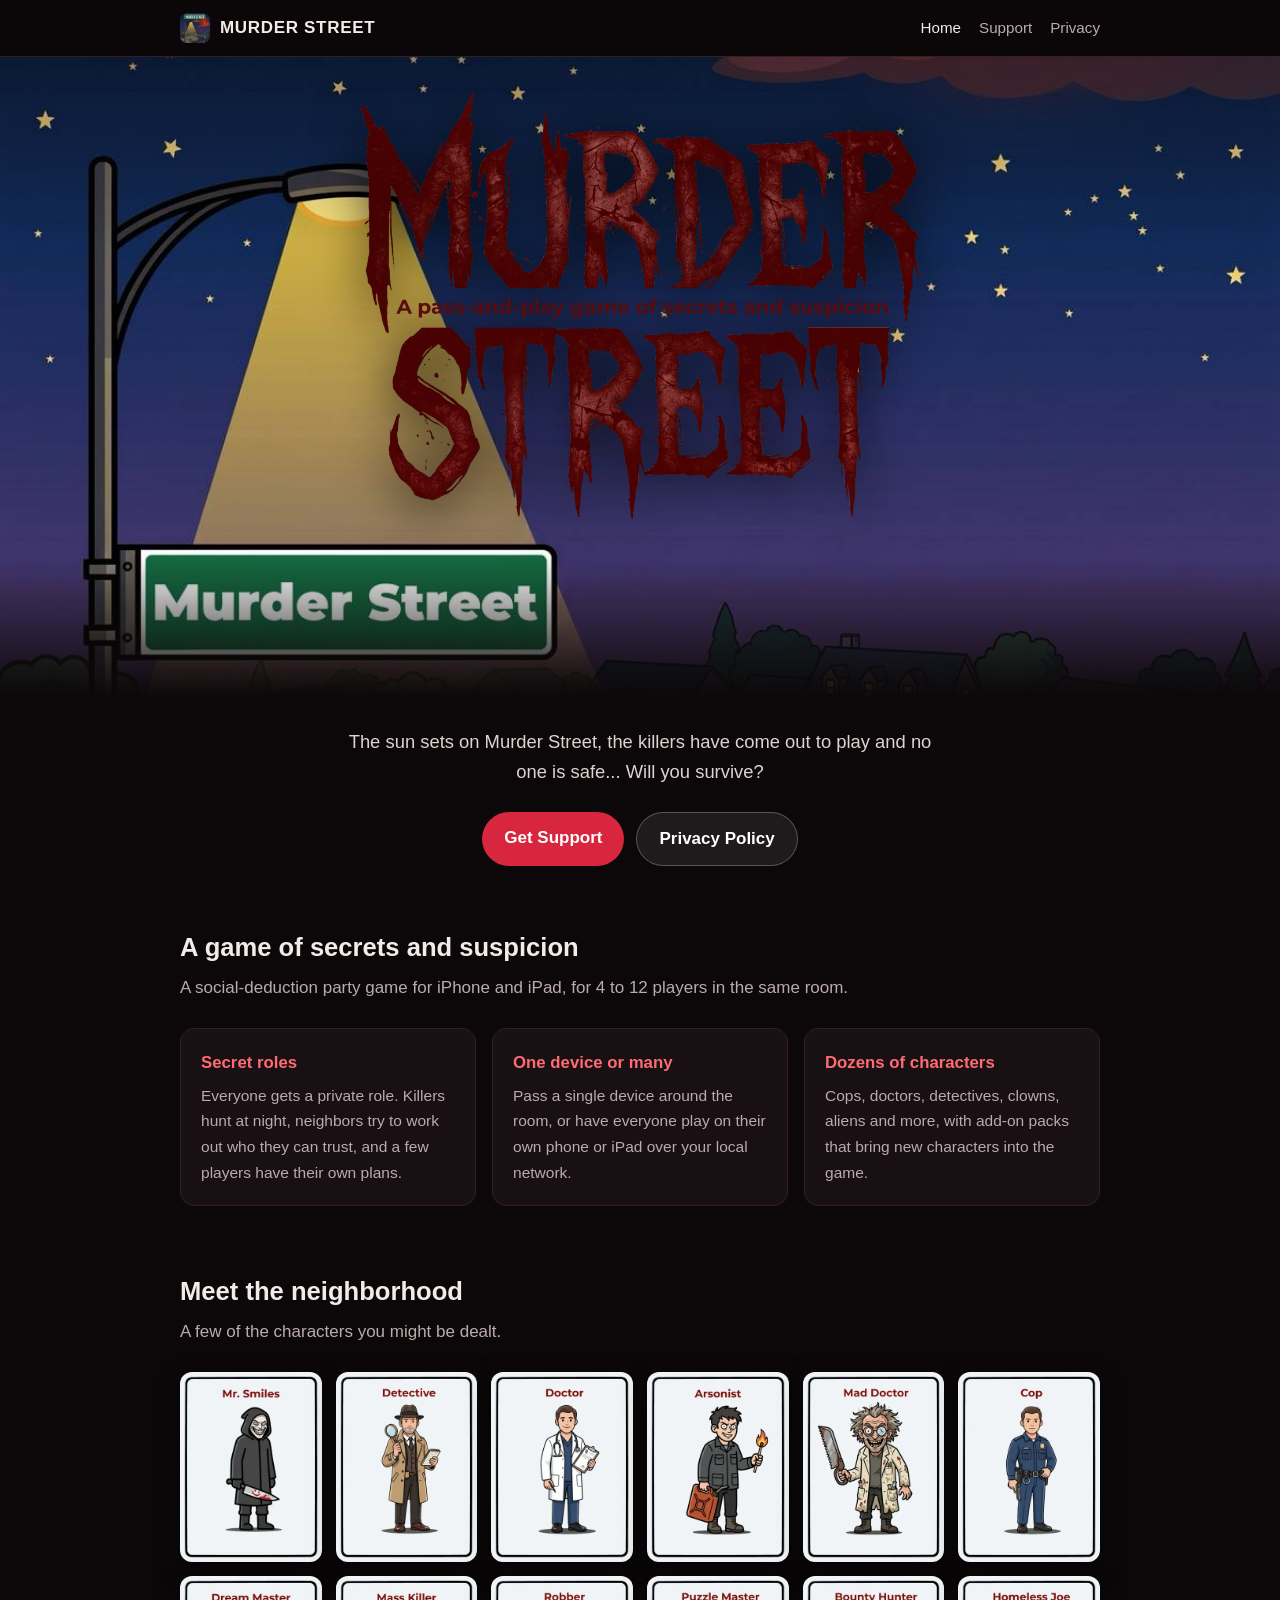
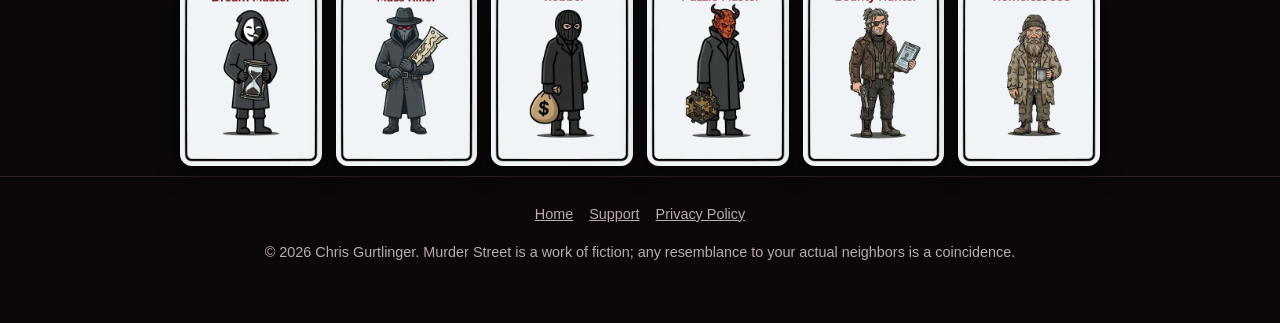
<file: index.html>
<!doctype html>
<html lang="en">
<head>
<meta charset="utf-8">
<meta name="viewport" content="width=device-width, initial-scale=1">
<title>Murder Street</title>
<meta name="description" content="Murder Street is a social-deduction party game for iPhone and iPad. Play on one device or on many.">
<meta name="color-scheme" content="dark">
<link rel="icon" href="images/icon.png">
<link rel="stylesheet" href="styles.css">
</head>
<body>
<nav class="top"><div class="wrap"><a class="brand" href="index.html"><img src="images/icon.png" alt="">MURDER STREET</a><ul><li><a href="index.html" class="on">Home</a></li><li><a href="support.html">Support</a></li><li><a href="privacy.html">Privacy</a></li></ul></div></nav>
<header class="hero">
  <img class="logo" src="images/logo.webp" alt="Murder Street">
</header>
<div class="intro">
  <p class="tag">The sun sets on Murder Street, the killers have come out to play and no one is safe... Will you survive?</p>
  <div class="btns"><a class="btn" href="support.html">Get Support</a><a class="btn ghost" href="privacy.html">Privacy Policy</a></div>
</div>
<main class="wrap">
  <div class="block">
    <h2>A game of secrets and suspicion</h2>
    <p class="sub">A social-deduction party game for iPhone and iPad, for 4 to 12 players in the same room.</p>
    <div class="tiles">
      <div class="tile"><h3>Secret roles</h3><p>Everyone gets a private role. Killers hunt at night, neighbors try to work out who they can trust, and a few players have their own plans.</p></div>
      <div class="tile"><h3>One device or many</h3><p>Pass a single device around the room, or have everyone play on their own phone or iPad over your local network.</p></div>
      <div class="tile"><h3>Dozens of characters</h3><p>Cops, doctors, detectives, clowns, aliens and more, with add-on packs that bring new characters into the game.</p></div>
    </div>
  </div>
  <div class="block">
    <h2>Meet the neighborhood</h2>
    <p class="sub">A few of the characters you might be dealt.</p>
    <div class="cards">
        <img src="images/cards/MrSmiles.webp" alt="Mr. Smiles role card" loading="lazy">
        <img src="images/cards/Detective.webp" alt="Detective role card" loading="lazy">
        <img src="images/cards/Doctor.webp" alt="Doctor role card" loading="lazy">
        <img src="images/cards/Arsonist.webp" alt="Arsonist role card" loading="lazy">
        <img src="images/cards/MadDoctor.webp" alt="Mad Doctor role card" loading="lazy">
        <img src="images/cards/Cop.webp" alt="Cop role card" loading="lazy">
        <img src="images/cards/DreamMaster.webp" alt="Dream Master role card" loading="lazy">
        <img src="images/cards/MassMurder.webp" alt="Mass Killer role card" loading="lazy">
        <img src="images/cards/Robber.webp" alt="Robber role card" loading="lazy">
        <img src="images/cards/PuzzleMaster.webp" alt="Puzzle Master role card" loading="lazy">
        <img src="images/cards/BountyHunter.webp" alt="Bounty Hunter role card" loading="lazy">
        <img src="images/cards/HomelessJoe.webp" alt="Homeless Joe role card" loading="lazy">
    </div>
  </div>
</main>
<footer><a href="index.html">Home</a><a href="support.html">Support</a><a href="privacy.html">Privacy Policy</a><p>&copy; 2026 Chris Gurtlinger. Murder Street is a work of fiction; any resemblance to your actual neighbors is a coincidence.</p></footer>
</body>
</html>
</file>
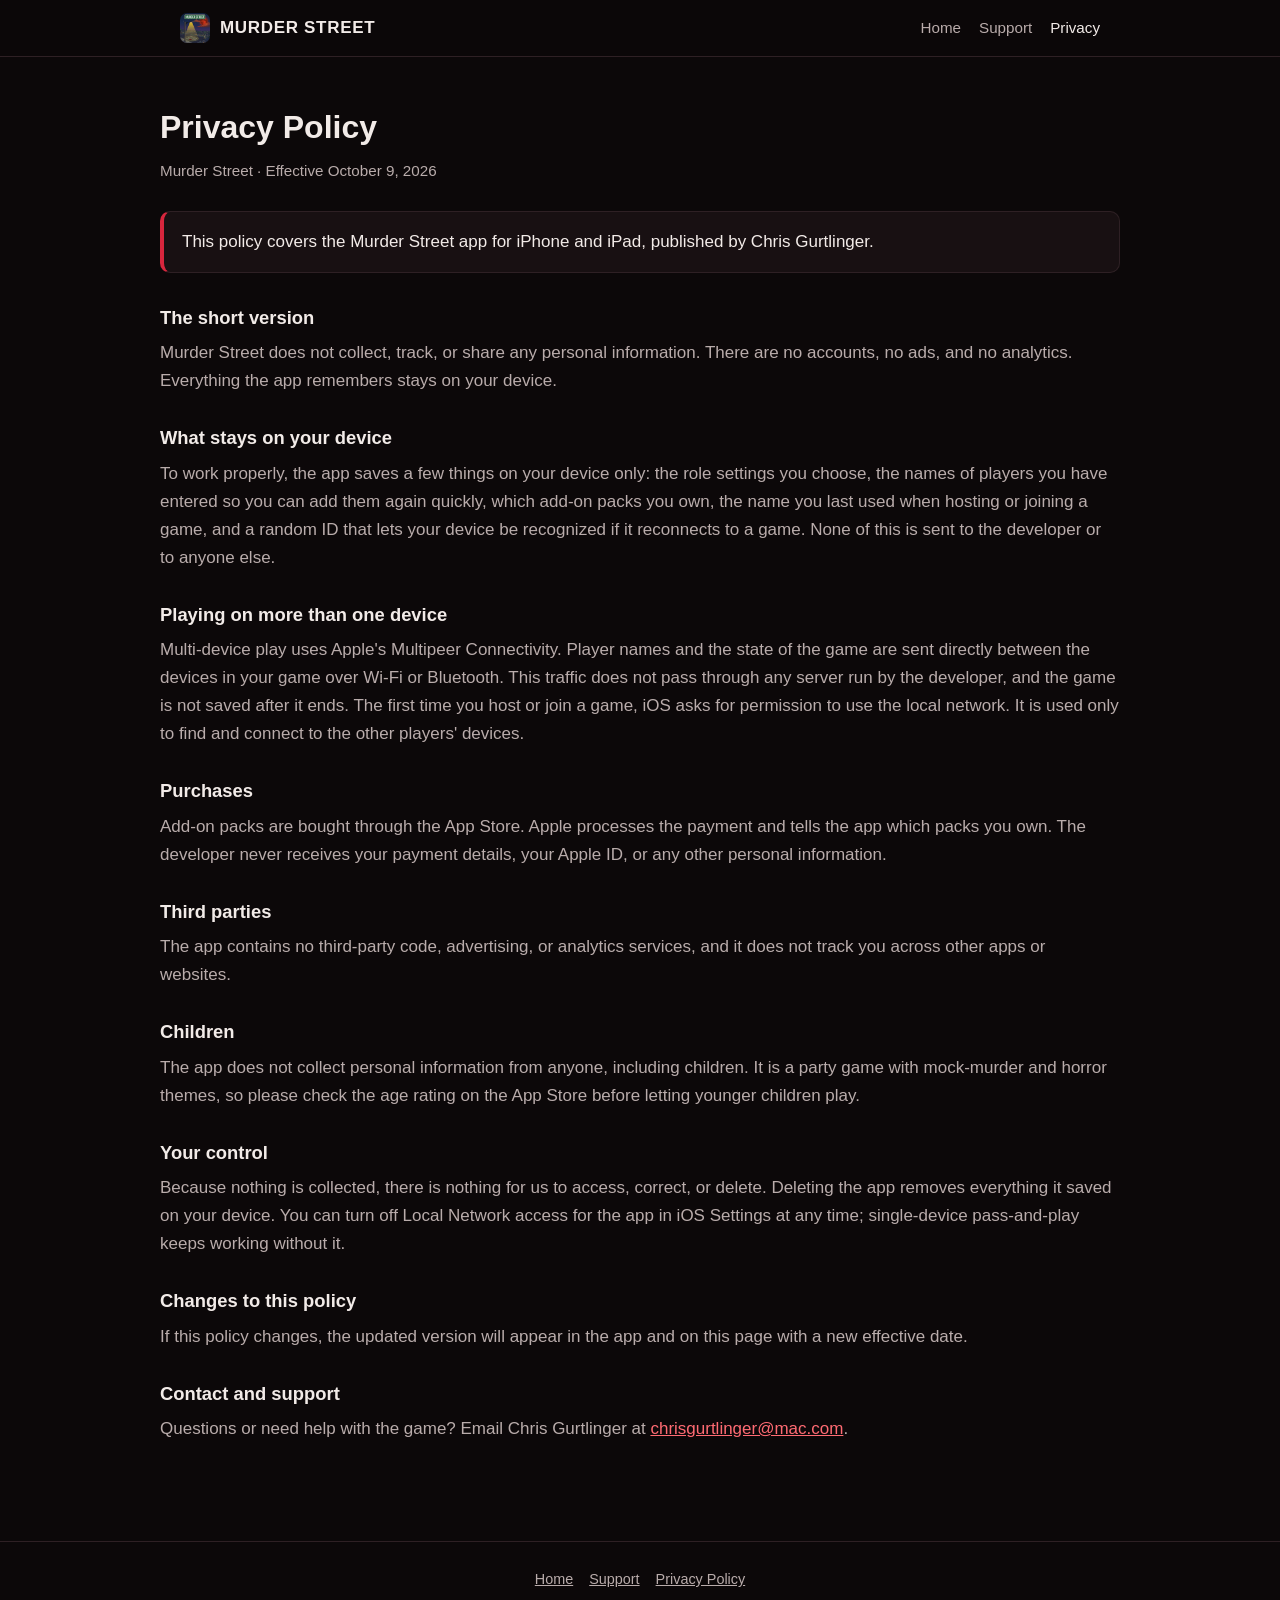
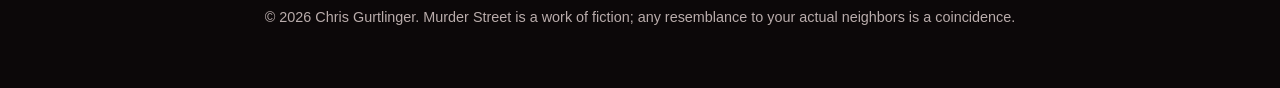
<file: privacy.html>
<!doctype html>
<html lang="en">
<head>
<meta charset="utf-8">
<meta name="viewport" content="width=device-width, initial-scale=1">
<title>Murder Street Privacy Policy</title>
<meta name="description" content="Privacy policy for Murder Street.">
<meta name="color-scheme" content="dark">
<link rel="icon" href="images/icon.png">
<link rel="stylesheet" href="styles.css">
</head>
<body>
<nav class="top"><div class="wrap"><a class="brand" href="index.html"><img src="images/icon.png" alt="">MURDER STREET</a><ul><li><a href="index.html">Home</a></li><li><a href="support.html">Support</a></li><li><a href="privacy.html" class="on">Privacy</a></li></ul></div></nav>
<main class="wrap docpage">
  <h1>Privacy Policy</h1>
  <p class="meta">Murder Street &middot; Effective October 9, 2026</p>
  <div class="notice"><p>This policy covers the Murder Street app for iPhone and iPad, published by Chris Gurtlinger.</p></div>
    <section>
      <h2>The short version</h2>
      <p>Murder Street does not collect, track, or share any personal information. There are no accounts, no ads, and no analytics. Everything the app remembers stays on your device.</p>
    </section>
    <section>
      <h2>What stays on your device</h2>
      <p>To work properly, the app saves a few things on your device only: the role settings you choose, the names of players you have entered so you can add them again quickly, which add-on packs you own, the name you last used when hosting or joining a game, and a random ID that lets your device be recognized if it reconnects to a game. None of this is sent to the developer or to anyone else.</p>
    </section>
    <section>
      <h2>Playing on more than one device</h2>
      <p>Multi-device play uses Apple&#x27;s Multipeer Connectivity. Player names and the state of the game are sent directly between the devices in your game over Wi-Fi or Bluetooth. This traffic does not pass through any server run by the developer, and the game is not saved after it ends. The first time you host or join a game, iOS asks for permission to use the local network. It is used only to find and connect to the other players&#x27; devices.</p>
    </section>
    <section>
      <h2>Purchases</h2>
      <p>Add-on packs are bought through the App Store. Apple processes the payment and tells the app which packs you own. The developer never receives your payment details, your Apple ID, or any other personal information.</p>
    </section>
    <section>
      <h2>Third parties</h2>
      <p>The app contains no third-party code, advertising, or analytics services, and it does not track you across other apps or websites.</p>
    </section>
    <section>
      <h2>Children</h2>
      <p>The app does not collect personal information from anyone, including children. It is a party game with mock-murder and horror themes, so please check the age rating on the App Store before letting younger children play.</p>
    </section>
    <section>
      <h2>Your control</h2>
      <p>Because nothing is collected, there is nothing for us to access, correct, or delete. Deleting the app removes everything it saved on your device. You can turn off Local Network access for the app in iOS Settings at any time; single-device pass-and-play keeps working without it.</p>
    </section>
    <section>
      <h2>Changes to this policy</h2>
      <p>If this policy changes, the updated version will appear in the app and on this page with a new effective date.</p>
    </section>
    <section>
      <h2>Contact and support</h2>
      <p>Questions or need help with the game? Email Chris Gurtlinger at <a href="mailto:chrisgurtlinger@mac.com">chrisgurtlinger@mac.com</a>.</p>
    </section>
</main>
<footer><a href="index.html">Home</a><a href="support.html">Support</a><a href="privacy.html">Privacy Policy</a><p>&copy; 2026 Chris Gurtlinger. Murder Street is a work of fiction; any resemblance to your actual neighbors is a coincidence.</p></footer>
</body>
</html>
</file>
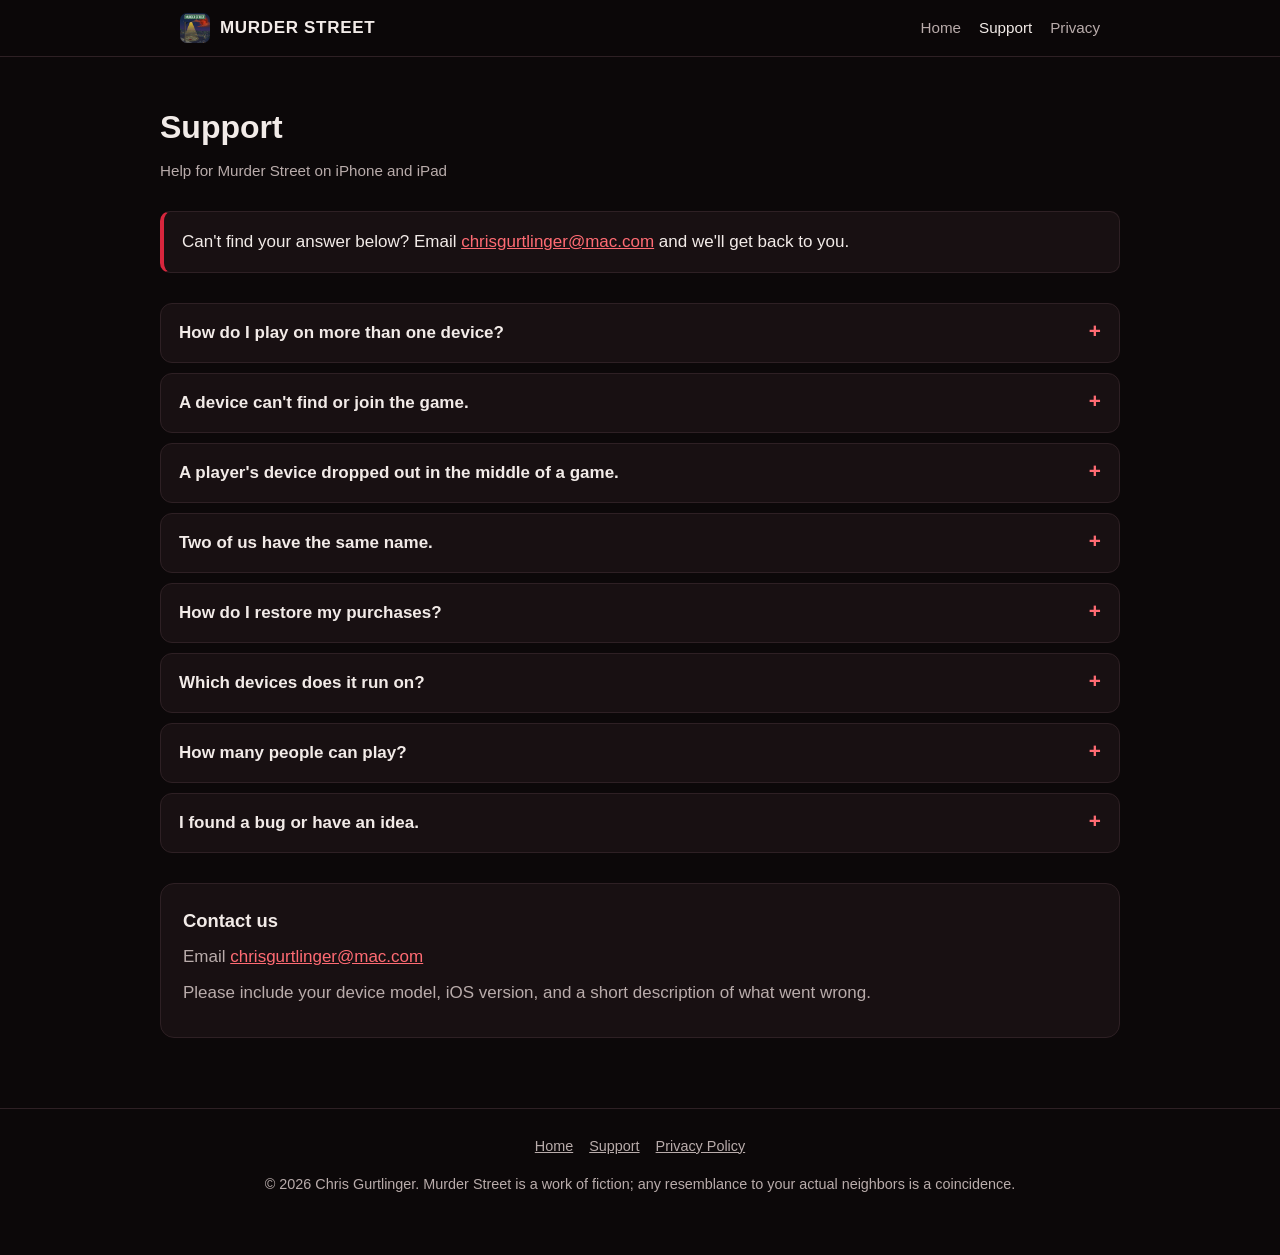
<file: support.html>
<!doctype html>
<html lang="en">
<head>
<meta charset="utf-8">
<meta name="viewport" content="width=device-width, initial-scale=1">
<title>Murder Street Support</title>
<meta name="description" content="Help and contact information for Murder Street.">
<meta name="color-scheme" content="dark">
<link rel="icon" href="images/icon.png">
<link rel="stylesheet" href="styles.css">
</head>
<body>
<nav class="top"><div class="wrap"><a class="brand" href="index.html"><img src="images/icon.png" alt="">MURDER STREET</a><ul><li><a href="index.html">Home</a></li><li><a href="support.html" class="on">Support</a></li><li><a href="privacy.html">Privacy</a></li></ul></div></nav>
<main class="wrap docpage">
  <h1>Support</h1>
  <p class="meta">Help for Murder Street on iPhone and iPad</p>
  <div class="notice"><p>Can't find your answer below? Email <a href="mailto:chrisgurtlinger@mac.com">chrisgurtlinger@mac.com</a> and we'll get back to you.</p></div>
    <details><summary>How do I play on more than one device?</summary><p><ol><li>One person taps <strong>Host a Game</strong> and becomes the Game Master.</li><li>Everyone else taps <strong>Join a Game</strong>, enters a name, and picks the host from the list of nearby games.</li><li>When at least 4 players have joined (up to 12), the host taps Start.</li></ol>Everyone needs to be on the same Wi-Fi network, or close enough for Bluetooth.</p></details>
    <details><summary>A device can&#x27;t find or join the game.</summary><p>Check that Wi-Fi and Bluetooth are on, that the devices are on the same network (not a guest network or VPN), and that <strong>Local Network</strong> access is turned on for Murder Street in Settings. If it still won't connect, quit the app on every device, start the host first, then have everyone join again.</p></details>
    <details><summary>A player&#x27;s device dropped out in the middle of a game.</summary><p>Have them reopen the app, tap <strong>Join a Game</strong>, and pick the host again. They return as the same player. If someone can't come back, the host can tap <strong>Skip turn</strong> on the waiting screen to keep the game moving.</p></details>
    <details><summary>Two of us have the same name.</summary><p>That's fine. The host numbers duplicates, so a second Chris shows up as Chris 2.</p></details>
    <details><summary>How do I restore my purchases?</summary><p>Open the <strong>Shop</strong> from the main menu and tap <strong>Restore</strong> while signed in with the same Apple ID you used to buy the packs. For refunds, contact Apple through <a href="https://reportaproblem.apple.com">reportaproblem.apple.com</a>.</p></details>
    <details><summary>Which devices does it run on?</summary><p>iPhone and iPad running iOS 16 or later.</p></details>
    <details><summary>How many people can play?</summary><p>4 to 12 players, either passing one device around or each using their own device.</p></details>
    <details><summary>I found a bug or have an idea.</summary><p>Please email us. Tell us your device model, your iOS version, and what happened, and we'll look into it.</p></details>
  <div class="contact">
    <h2>Contact us</h2>
    <p>Email <a href="mailto:chrisgurtlinger@mac.com">chrisgurtlinger@mac.com</a></p>
    <p>Please include your device model, iOS version, and a short description of what went wrong.</p>
  </div>
</main>
<footer><a href="index.html">Home</a><a href="support.html">Support</a><a href="privacy.html">Privacy Policy</a><p>&copy; 2026 Chris Gurtlinger. Murder Street is a work of fiction; any resemblance to your actual neighbors is a coincidence.</p></footer>
</body>
</html>
</file>
<file: styles.css>
:root{--bg:#0c0809;--panel:#17101200;--card:#181012;--line:#2e2024;--text:#f2ebe8;--muted:#b9acab;--accent:#d7263d;--accent2:#ff6b73}
*{box-sizing:border-box}
html{scroll-behavior:smooth}
body{margin:0;background:var(--bg);color:var(--text);font:17px/1.65 -apple-system,BlinkMacSystemFont,"Segoe UI",Roboto,Helvetica,Arial,sans-serif;-webkit-font-smoothing:antialiased}
a{color:var(--accent2)}
img{max-width:100%;display:block}
.wrap{max-width:960px;margin:0 auto;padding:0 20px}
/* top nav */
nav.top{position:sticky;top:0;z-index:5;background:rgba(12,8,9,.86);backdrop-filter:blur(10px);-webkit-backdrop-filter:blur(10px);border-bottom:1px solid var(--line)}
nav.top .wrap{display:flex;align-items:center;justify-content:space-between;height:56px}
nav.top .brand{display:flex;align-items:center;gap:10px;color:var(--text);text-decoration:none;font-weight:700;letter-spacing:.04em}
nav.top .brand img{width:30px;height:30px;border-radius:7px}
nav.top ul{display:flex;gap:18px;list-style:none;margin:0;padding:0}
nav.top ul a{color:var(--muted);text-decoration:none;font-size:.95rem}
nav.top ul a:hover,nav.top ul a.on{color:var(--text)}
/* hero */
.hero{position:relative;text-align:center;padding:36px 20px 0;min-height:640px;background:#000 url(images/hero.jpg) center 40%/cover no-repeat}
.hero::before{content:"";position:absolute;inset:0;background:linear-gradient(rgba(12,8,9,.35),rgba(12,8,9,0) 30%,rgba(12,8,9,0) 78%,var(--bg))}
.hero>*{position:relative}
.hero .logo{width:min(560px,86%);margin:0 auto;filter:drop-shadow(0 8px 24px rgba(0,0,0,.7))}
.intro{text-align:center;padding:30px 20px 6px}
.intro p.tag{max-width:600px;margin:0 auto 24px;color:#ded3d0;font-size:1.15rem}
.btns{display:flex;gap:12px;justify-content:center;flex-wrap:wrap}
.btn{display:inline-block;padding:12px 22px;border-radius:999px;background:var(--accent);color:#fff;text-decoration:none;font-weight:600}
.btn.ghost{background:rgba(255,255,255,.08);border:1px solid rgba(255,255,255,.25)}
.btn:hover{filter:brightness(1.12)}
/* sections */
.block{padding:54px 0 10px}
.block h2{font-size:1.6rem;margin:0 0 6px}
.block .sub{color:var(--muted);margin:0 0 26px}
.tiles{display:grid;grid-template-columns:repeat(3,1fr);gap:16px}
.tile{background:var(--card);border:1px solid var(--line);border-radius:14px;padding:20px}
.tile h3{margin:0 0 6px;font-size:1.05rem;color:var(--accent2)}
.tile p{margin:0;color:var(--muted);font-size:.97rem}
.cards{display:grid;grid-template-columns:repeat(6,1fr);gap:14px}
.cards img{width:100%;border-radius:12px;box-shadow:0 8px 22px rgba(0,0,0,.55);transition:transform .2s}
.cards img:hover{transform:translateY(-6px) rotate(-1.5deg)}
/* document pages */
.docpage{padding:44px 0 70px}
.docpage h1{font-size:2rem;margin:0 0 4px}
.docpage .meta{color:var(--muted);margin:0 0 28px;font-size:.95rem}
.notice{background:var(--card);border:1px solid var(--line);border-left:4px solid var(--accent);border-radius:10px;padding:16px 18px;margin-bottom:30px}
.notice p{margin:0}
.docpage section{margin-bottom:28px}
.docpage h2{font-size:1.15rem;margin:0 0 6px}
.docpage section p{margin:0;color:var(--muted)}
details{background:var(--card);border:1px solid var(--line);border-radius:12px;padding:0 18px;margin-bottom:10px}
details summary{cursor:pointer;padding:15px 0;font-weight:600;list-style:none}
details summary::-webkit-details-marker{display:none}
details summary::after{content:"+";float:right;color:var(--accent2);font-size:1.3rem;line-height:1.2}
details[open] summary::after{content:"\2212"}
details p,details ol{color:var(--muted);margin:0 0 16px}
details ol{padding-left:20px}
.contact{background:var(--card);border:1px solid var(--line);border-radius:14px;padding:22px;margin-top:30px}
.contact h2{margin:0 0 6px}
.contact p{margin:0 0 8px;color:var(--muted)}
footer{border-top:1px solid var(--line);padding:26px 20px 44px;text-align:center;color:var(--muted);font-size:.9rem}
footer a{color:var(--muted);margin:0 8px}
@media(max-width:760px){.tiles{grid-template-columns:1fr}.cards{grid-template-columns:repeat(3,1fr)}.hero{min-height:520px}}
@media(max-width:420px){.cards{grid-template-columns:repeat(2,1fr)}nav.top ul{gap:12px}}
</file>
